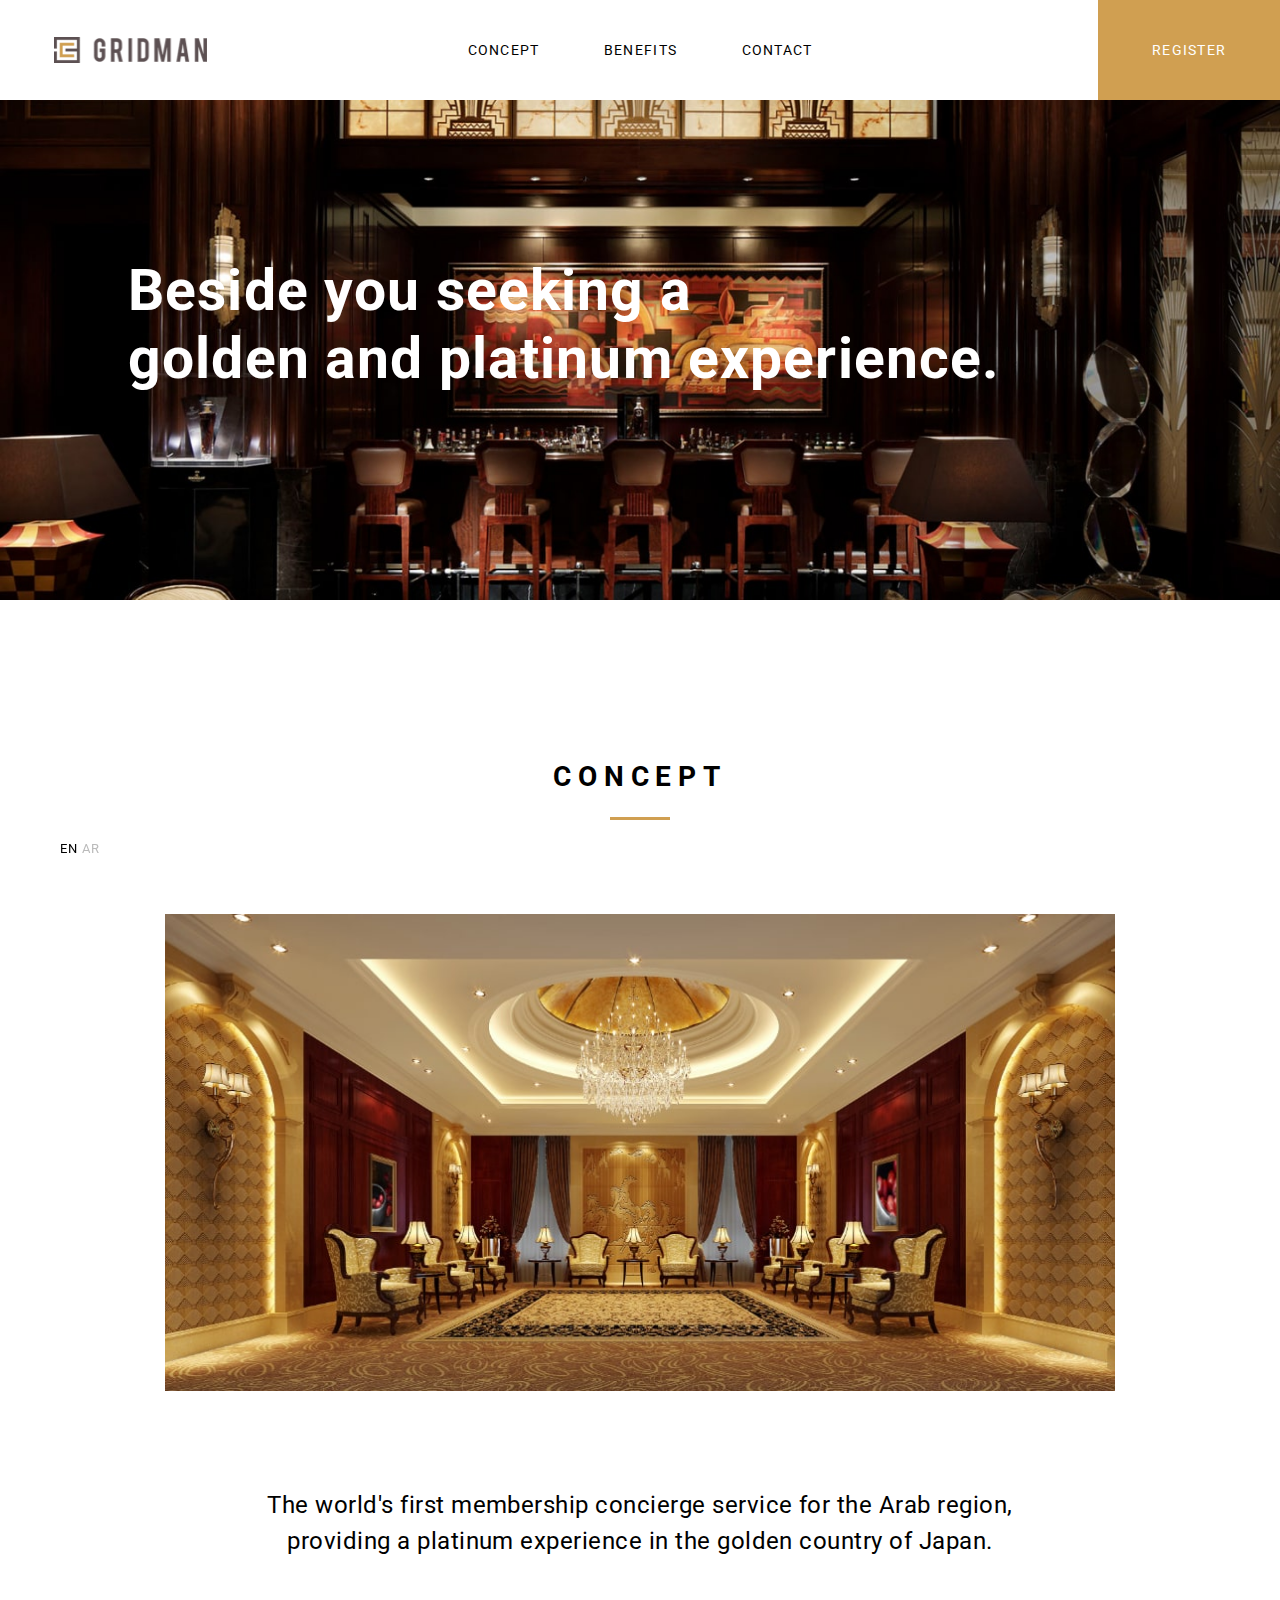
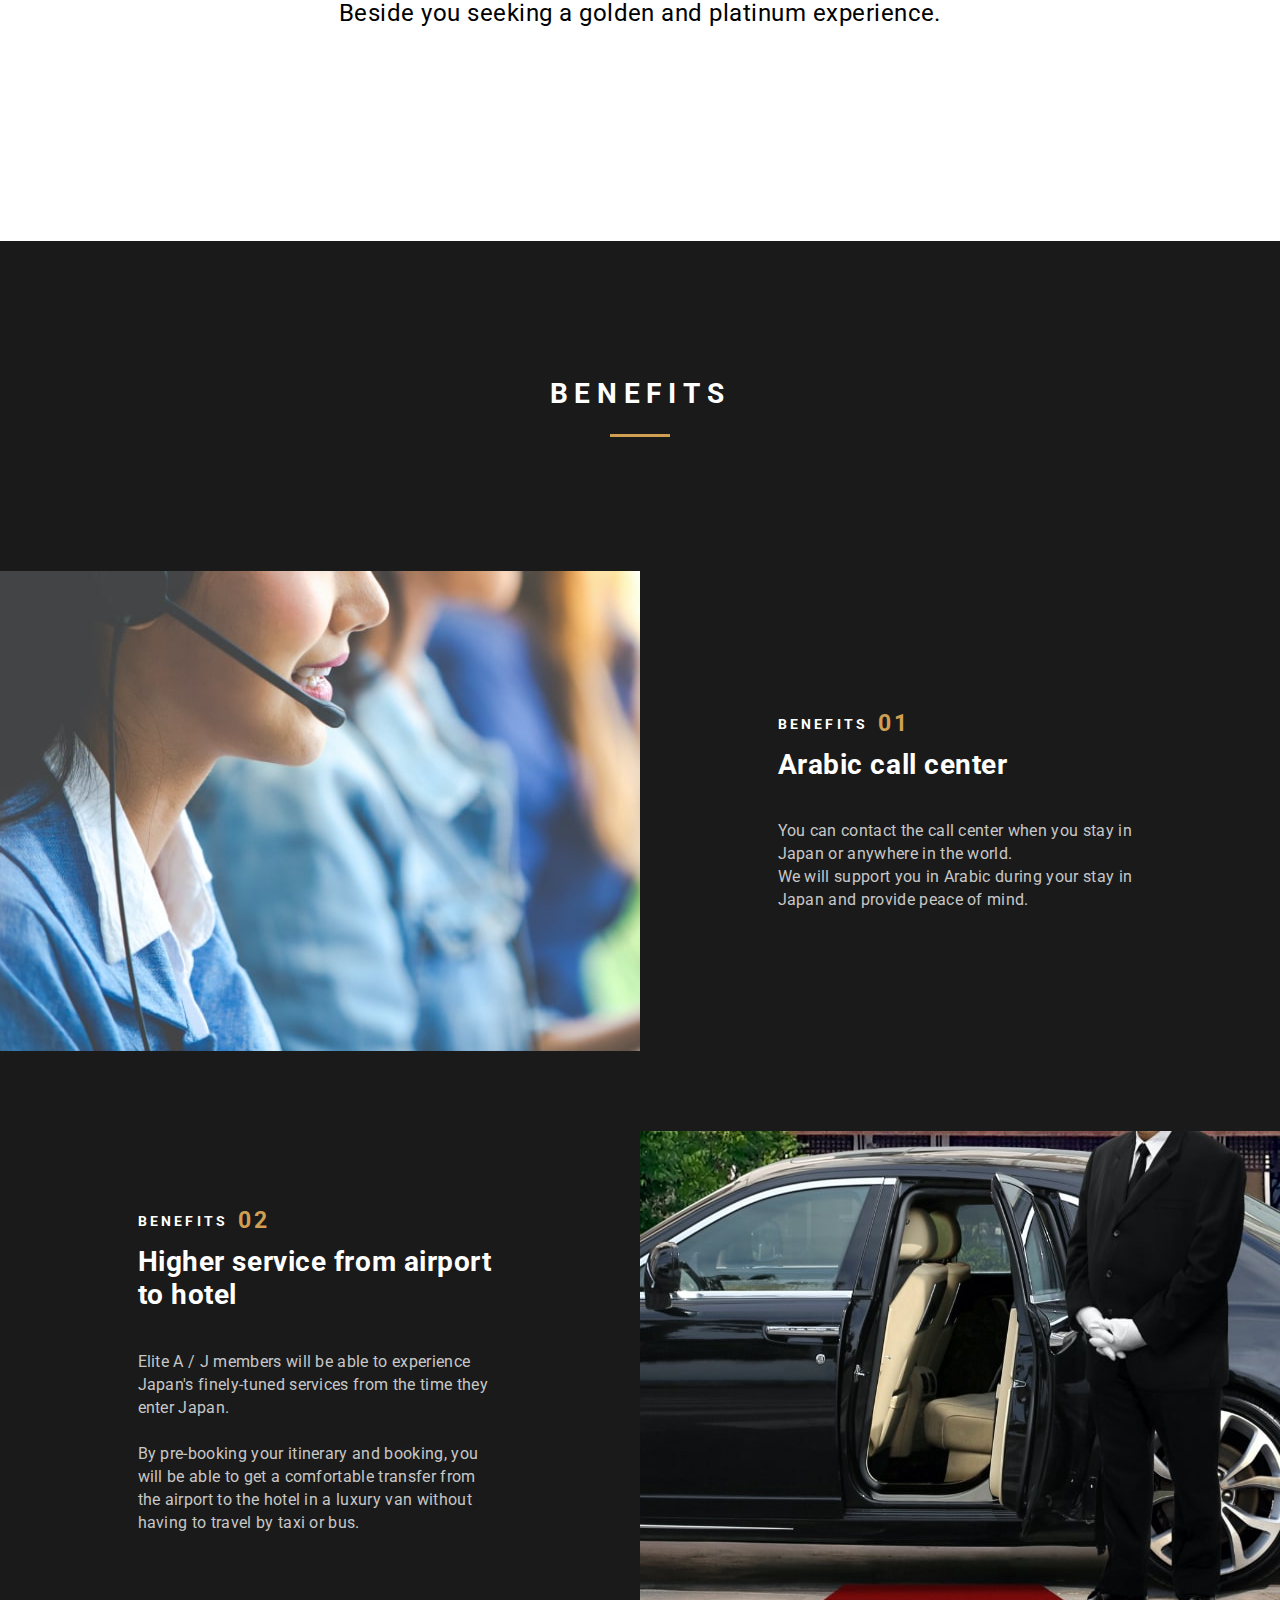
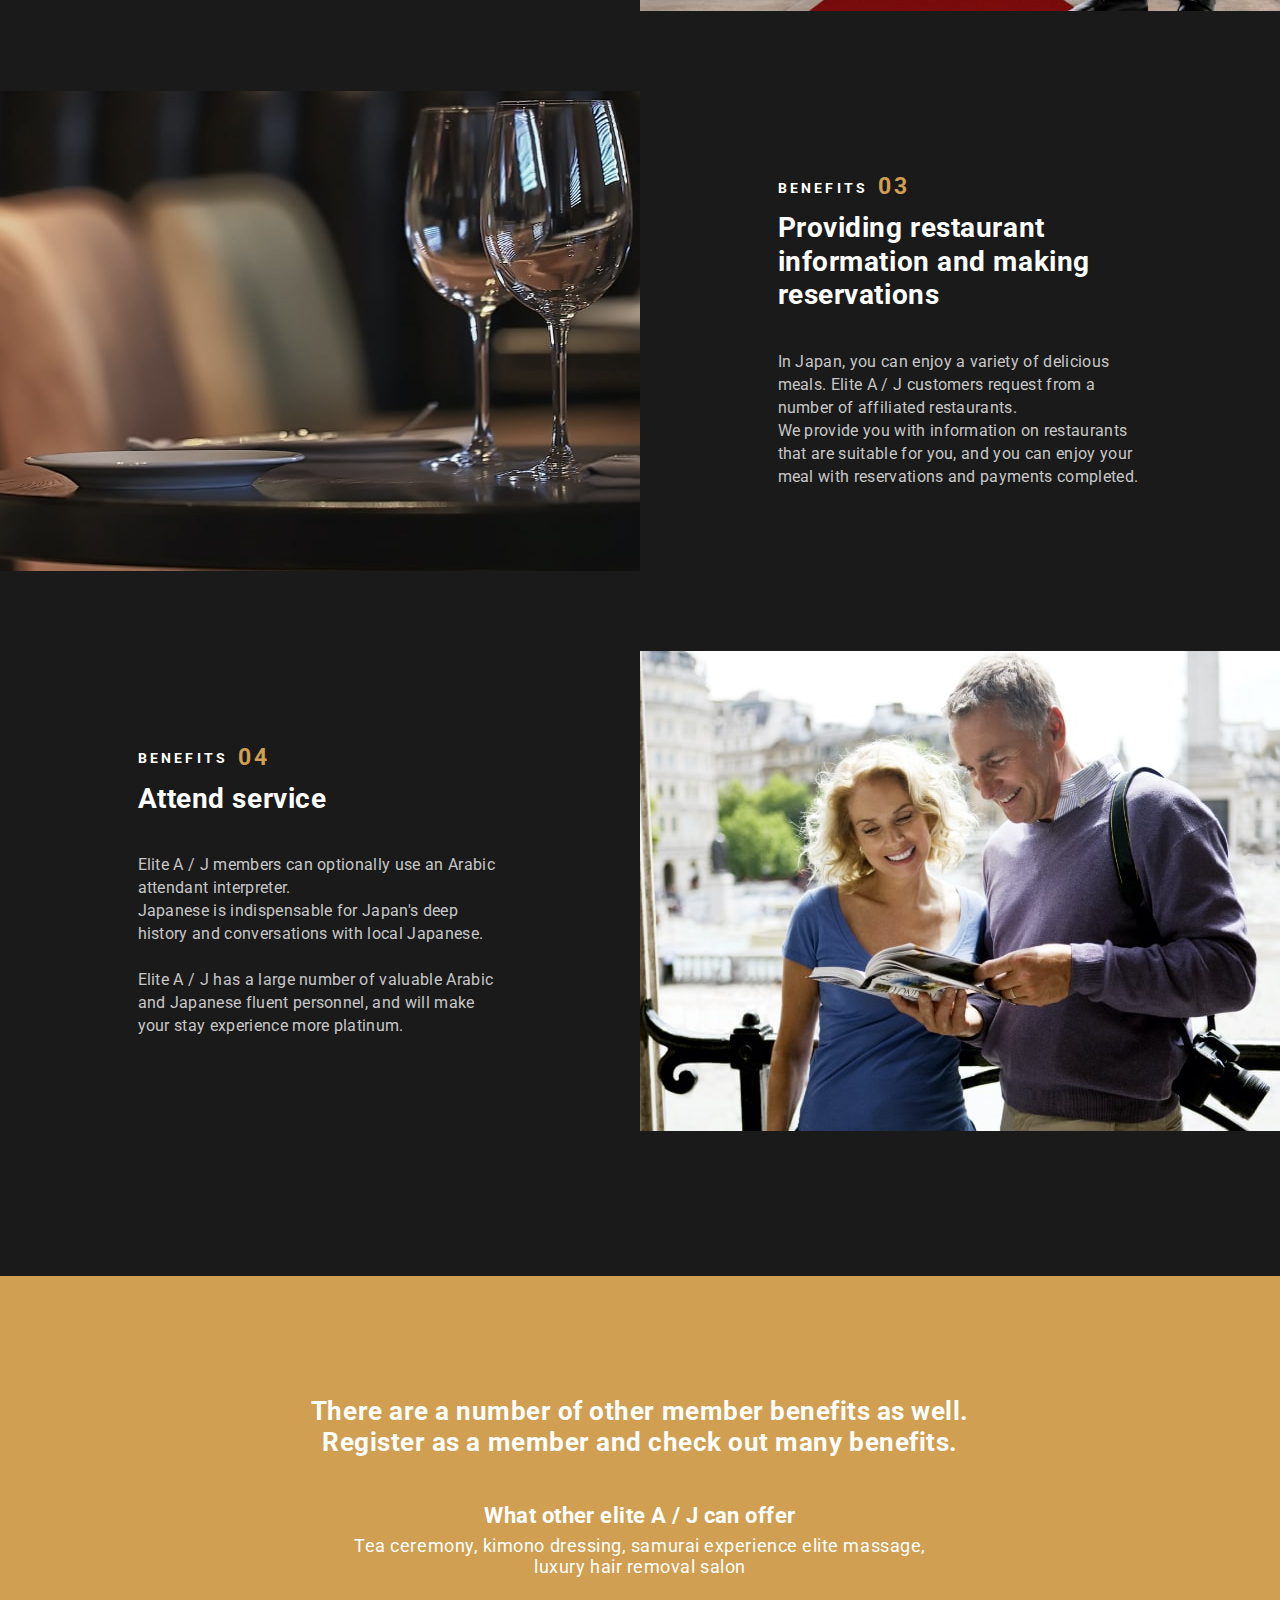
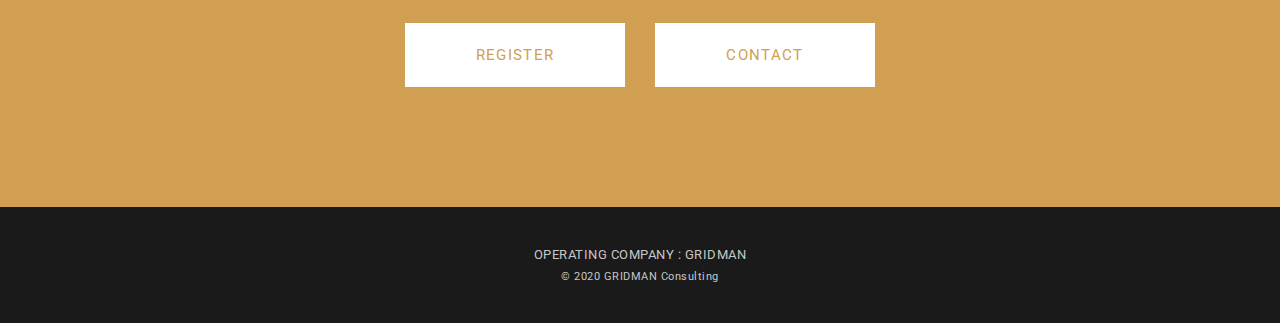
<file: index.html>
<!DOCTYPE html>
<html lang="en">

<head>
    <meta charset="UTF-8" />
    <meta name="viewport" content="width=device-width, initial-scale=1.0" />
    <title>GRIDMAN</title>
    <link rel="stylesheet" href="./css/ress.css" />
    <link rel="stylesheet" href="./css/main.css" />
    <link href="https://fonts.googleapis.com/css2?family=Roboto:wght@400;700&display=swap" rel="stylesheet">
</head>

<body>
    <header id="headder">
        <h1 class="logo_container"><a href="/"><img class="logo" src="./img/gridman_logo.png" alt="logo"></a></h1>
        <div class="menu">
            <nav class="nav">
                <ul class="nav_container">
                    <li class="nav_item"><a href="#concept">CONCEPT</a></li>
                    <li class="nav_item"><a href="#benefits">BENEFITS</a></li>
                    <li class="nav_item"><a href="#contact">CONTACT</a></li>
                </ul>
            </nav>
            <div class="header_button"><a href="/">REGISTER</a></div>
        </div>
        <p class="language">EN <a href="/">AR</a></p>
        <button class="menu-btn"></button>
    </header>
    <div id="main">
        <div class="heroarea">
            <h2 class="heroarea_text">Beside you seeking a<br>
                golden and platinum experience.
            </h2>
        </div>
        <section id="concept">
            <h3 class="section_title">CONCEPT</h3>
            <img class="concept_image" src="./img/concept_01.jpg" alt="サンプル">
            <p class="concept_text">
                The world's first membership concierge service for the Arab region, providing a platinum experience in the golden country of Japan.<br><br>Beside you seeking a golden and platinum experience.
            </p>
        </section>
        <section id="benefits">
            <h3 class="section_title">BENEFITS</h3>
            <article class="card">
                <img class="card_image" src="./img/benefits_01.jpg" alt="サンプル">
                <div class="card_description">
                    <p class="card_number">BENEFITS<span class="card_number_decoration">01</span></p>
                    <h4 class="card_headder">Arabic call center</h4>
                    <p class="card_text">You can contact the call center when you stay in Japan or anywhere in the world.<br>
                        We will support you in Arabic during your stay in Japan and provide peace of mind.</p>
                </div>
            </article>
            <article class="card">
                <img class="card_image" src="./img/benefits_02.jpg" alt="サンプル">
                <div class="card_description">
                    <p class="card_number">BENEFITS<span class="card_number_decoration">02</span></p>
                    <h4 class="card_headder">Higher service from airport to hotel</h4>
                    <p class="card_text">Elite A / J members will be able to experience Japan's finely-tuned services from the time they enter Japan.<br><br>
                        By pre-booking your itinerary and booking, you will be able to get a comfortable transfer from the airport to the hotel in a luxury van without having to travel by taxi or bus.</p>
                </div>
            </article>
            <article class="card">
                <img class="card_image" src="./img/benefits_03.jpg" alt="サンプル">
                <div class="card_description">
                    <p class="card_number">BENEFITS<span class="card_number_decoration">03</span></p>
                    <h4 class="card_headder">Providing restaurant information and making reservations</h4>
                    <p class="card_text">In Japan, you can enjoy a variety of delicious meals. Elite A / J customers request from a number of affiliated restaurants.<br>
                        We provide you with information on restaurants that are suitable for you, and you can enjoy your meal with reservations and payments completed.</p>
                </div>
            </article>
            <article class="card">
                <img class="card_image" src="./img/benefits_04.jpg" alt="サンプル">
                <div class="card_description">
                    <p class="card_number">BENEFITS<span class="card_number_decoration">04</span></p>
                    <h4 class="card_headder">Attend service</h4>
                    <p class="card_text">Elite A / J members can optionally use an Arabic attendant interpreter.<br>
                        Japanese is indispensable for Japan's deep history and conversations with local Japanese.<br><br>
                        Elite A / J has a large number of valuable Arabic and Japanese fluent personnel, and will make your stay experience more platinum.</p>
                </div>
            </article>
        </section>
        <section id="contact">
            <div class="contact_container">
                <h3 class="contact_header">There are a number of other member benefits as well.
                    Register as a member and check out many benefits.
                </h3>
                <h4 class="contact_read">What other elite A / J can offer
                </h4>
                <p class="contact_text">
                    Tea ceremony, kimono dressing, samurai experience
                    elite massage,<br> luxury hair removal salon
                </p>
                <div class="contact_button_container">
                    <div class="contact_button"><a href="/">REGISTER</a></div>
                    <div class="contact_button"><a href="/">CONTACT</a></div>
                </div>
            </div>
        </section>
        <footer id="footer">
            <p class="footer_primary">
                OPERATING COMPANY : GRIDMAN
            </p>
            <p>
                ©︎ 2020 GRIDMAN Consulting
            </p>
        </footer>
    </div>
    <script src="https://code.jquery.com/jquery-3.4.1.js" integrity="sha256-WpOohJOqMqqyKL9FccASB9O0KwACQJpFTUBLTYOVvVU=" crossorigin="anonymous"></script>
    <script src="js/main.js"></script>
</body></html>
</file>
<file: css/ress.css>
/*!
 * ress.css • v2.0.4
 * MIT License
 * github.com/filipelinhares/ress
 */

/* # =================================================================
   # Global selectors
   # ================================================================= */

html {
  box-sizing: border-box;
  -webkit-text-size-adjust: 100%; /* Prevent adjustments of font size after orientation changes in iOS */
  word-break: normal;
  -moz-tab-size: 4;
  tab-size: 4;
}

*,
::before,
::after {
  background-repeat: no-repeat; /* Set `background-repeat: no-repeat` to all elements and pseudo elements */
  box-sizing: inherit;
}

::before,
::after {
  text-decoration: inherit; /* Inherit text-decoration and vertical align to ::before and ::after pseudo elements */
  vertical-align: inherit;
}

* {
  padding: 0; /* Reset `padding` and `margin` of all elements */
  margin: 0;
}

/* # =================================================================
   # General elements
   # ================================================================= */

hr {
  overflow: visible; /* Show the overflow in Edge and IE */
  height: 0; /* Add the correct box sizing in Firefox */
}

details,
main {
  display: block; /* Render the `main` element consistently in IE. */
}

summary {
  display: list-item; /* Add the correct display in all browsers */
}

small {
  font-size: 80%; /* Set font-size to 80% in `small` elements */
}

[hidden] {
  display: none; /* Add the correct display in IE */
}

abbr[title] {
  border-bottom: none; /* Remove the bottom border in Chrome 57 */
  /* Add the correct text decoration in Chrome, Edge, IE, Opera, and Safari */
  text-decoration: underline;
  text-decoration: underline dotted;
}

a {
  background-color: transparent; /* Remove the gray background on active links in IE 10 */
}

a:active,
a:hover {
  outline-width: 0; /* Remove the outline when hovering in all browsers */
}

code,
kbd,
pre,
samp {
  font-family: monospace, monospace; /* Specify the font family of code elements */
}

pre {
  font-size: 1em; /* Correct the odd `em` font sizing in all browsers */
}

b,
strong {
  font-weight: bolder; /* Add the correct font weight in Chrome, Edge, and Safari */
}

/* https://gist.github.com/unruthless/413930 */
sub,
sup {
  font-size: 75%;
  line-height: 0;
  position: relative;
  vertical-align: baseline;
}

sub {
  bottom: -0.25em;
}

sup {
  top: -0.5em;
}

/* # =================================================================
   # Forms
   # ================================================================= */

input {
  border-radius: 0;
}

/* Replace pointer cursor in disabled elements */
[disabled] {
  cursor: default;
}

[type="number"]::-webkit-inner-spin-button,
[type="number"]::-webkit-outer-spin-button {
  height: auto; /* Correct the cursor style of increment and decrement buttons in Chrome */
}

[type="search"] {
  -webkit-appearance: textfield; /* Correct the odd appearance in Chrome and Safari */
  outline-offset: -2px; /* Correct the outline style in Safari */
}

[type="search"]::-webkit-search-decoration {
  -webkit-appearance: none; /* Remove the inner padding in Chrome and Safari on macOS */
}

textarea {
  overflow: auto; /* Internet Explorer 11+ */
  resize: vertical; /* Specify textarea resizability */
}

button,
input,
optgroup,
select,
textarea {
  font: inherit; /* Specify font inheritance of form elements */
}

optgroup {
  font-weight: bold; /* Restore the font weight unset by the previous rule */
}

button {
  overflow: visible; /* Address `overflow` set to `hidden` in IE 8/9/10/11 */
}

button,
select {
  text-transform: none; /* Firefox 40+, Internet Explorer 11- */
}

/* Apply cursor pointer to button elements */
button,
[type="button"],
[type="reset"],
[type="submit"],
[role="button"] {
  cursor: pointer;
  color: inherit;
}

/* Remove inner padding and border in Firefox 4+ */
button::-moz-focus-inner,
[type="button"]::-moz-focus-inner,
[type="reset"]::-moz-focus-inner,
[type="submit"]::-moz-focus-inner {
  border-style: none;
  padding: 0;
}

/* Replace focus style removed in the border reset above */
button:-moz-focusring,
[type="button"]::-moz-focus-inner,
[type="reset"]::-moz-focus-inner,
[type="submit"]::-moz-focus-inner {
  outline: 1px dotted ButtonText;
}

button,
html [type="button"], /* Prevent a WebKit bug where (2) destroys native `audio` and `video`controls in Android 4 */
[type="reset"],
[type="submit"] {
  -webkit-appearance: button; /* Correct the inability to style clickable types in iOS */
}

/* Remove the default button styling in all browsers */
button,
input,
select,
textarea {
  background-color: transparent;
  border-style: none;
}

/* Style select like a standard input */
select {
  -moz-appearance: none; /* Firefox 36+ */
  -webkit-appearance: none; /* Chrome 41+ */
}

select::-ms-expand {
  display: none; /* Internet Explorer 11+ */
}

select::-ms-value {
  color: currentColor; /* Internet Explorer 11+ */
}

legend {
  border: 0; /* Correct `color` not being inherited in IE 8/9/10/11 */
  color: inherit; /* Correct the color inheritance from `fieldset` elements in IE */
  display: table; /* Correct the text wrapping in Edge and IE */
  max-width: 100%; /* Correct the text wrapping in Edge and IE */
  white-space: normal; /* Correct the text wrapping in Edge and IE */
  max-width: 100%; /* Correct the text wrapping in Edge 18- and IE */
}

::-webkit-file-upload-button {
  /* Correct the inability to style clickable types in iOS and Safari */
  -webkit-appearance: button;
  color: inherit;
  font: inherit; /* Change font properties to `inherit` in Chrome and Safari */
}

/* # =================================================================
   # Specify media element style
   # ================================================================= */

img {
  border-style: none; /* Remove border when inside `a` element in IE 8/9/10 */
}

/* Add the correct vertical alignment in Chrome, Firefox, and Opera */
progress {
  vertical-align: baseline;
}

svg:not([fill]) {
  fill: currentColor;
}

/* # =================================================================
   # Accessibility
   # ================================================================= */

/* Hide content from screens but not screenreaders */
@media screen {
  [hidden~="screen"] {
    display: inherit;
  }
  [hidden~="screen"]:not(:active):not(:focus):not(:target) {
    position: absolute !important;
    clip: rect(0 0 0 0) !important;
  }
}

/* Specify the progress cursor of updating elements */
[aria-busy="true"] {
  cursor: progress;
}

/* Specify the pointer cursor of trigger elements */
[aria-controls] {
  cursor: pointer;
}

/* Specify the unstyled cursor of disabled, not-editable, or otherwise inoperable elements */
[aria-disabled] {
  cursor: default;
}
</file>
<file: css/main.css>
html {
    font-size: 62.5%;
    font-family: 'Roboto', sans-serif;
}

/*----------------------------------------------------------------------------------*
PCサイズ
*----------------------------------------------------------------------------------*/

/*ヘッダー---------------------------*/

#headder {
    background-color: #fff;
    width: 100%;
    height: 10rem;
    display: flex;
    align-items: center;
    justify-content: space-between;
    position: relative;
    position: sticky;
    top: 0;
    z-index: 99;
}

#headder a {
    text-decoration: none;
}

.logo_container {
    padding: 0 4.2vw;
    max-width: 27.4rem;
    min-width: 18.2rem;
    height: 100%;
    display: flex;
    align-items: center;
    justify-content: center;
}

.logo {
    display: #1A1A1A;
    width: 12vw;
    min-width: 12.2rem;
    max-width: 15.4rem;
    vertical-align: middle;
}

.menu {
    height: inherit;
}

.nav_container {
    height: inherit;
    display: flex;
    justify-content: space-between;
    align-items: center;
}

.nav {
    height: 100%;
    width: 40vw;
    max-width: 34.5rem;
    font-size: 1.4rem;
    letter-spacing: 0.09em;
    position: absolute;
    left: 50%;
    transform: translate(-50%, 0);
    ;
}

.nav_item {
    height: 100%;
    list-style: none;
    position: relative;
}

.nav_item a {
    color: black;
    height: 100%;
    display: flex;
    align-items: center;
    justify-content: center
}

.nav_item::after {
    content: '';
    display: block;
    background: #D09F51;
    height: 3px;
    width: 100%;
    margin: 1.6rem auto 0;
    position: absolute;
    bottom: 0;
    transform: scale(0, 1);
    transform-origin: right top;
    transition: transform .3s;
}

.nav_item:hover::after {
    transform-origin: left top;
    transform: scale(1, 1);
}

.menu-btn {
    display: none;
}


.header_button {
    height: 100%;
    font-size: 1.4rem;
    letter-spacing: 0.09em;
    max-width: 21rem;
}

.header_button a {
    background-color: #D09F51;
    color: #fff;
    padding: 0 4.2vw;
    height: 100%;
    display: flex;
    align-items: center;
    justify-content: center;
}

.header_button a:hover {
    background-color: #fff;
    color: #D09F51;
    filter: drop-shadow(0 0 10px #D09F51);
    transition: all .5s ease-in-out;
}

.language {
    position: fixed;
    bottom: 4.4rem;
    left: 6rem;
    font-size: 1.3rem;
    letter-spacing: 0.07em;
    filter: drop-shadow(0 0 5px #fff);
}

#headder .language a {
    color: #BABABA;
}

#headder .language a:hover {
    color: #D09F51;
    text-shadow:
        #BABABA 0 0 20px,
        #BABABA 0 0 20px,
        #BABABA 0 0 20px,
        #BABABA 0 0 20px;
    transition: all .5s ease-in-out;
}


/*ヒーローエリア---------------------------*/

.heroarea {
    width: 100vw;
    height: 50rem;
    background-image: url(../img/hero_01.jpg);
    background-size: cover;
    background-position: center;
    position: relative;
    display: flex;
    align-items: center
}

.heroarea_text {
    color: #fff;
    font-size: 5.7rem;
    line-height: 1.2;
    letter-spacing: 0.02em;
    padding: 0 10vw;
    position: relative;
    top: -5%;
}


/*セクションの共通設定---------------------------*/

.section_title {
    height: 6.4rem;
    font-size: 2.8rem;
    text-align: center;
    letter-spacing: 0.24em;
    margin-bottom: 9rem;
}

.section_title::after {
    content: '';
    display: block;
    background: #D09F51;
    height: 3px;
    width: 6rem;
    margin: 2.4rem auto 0;
}


/*コンセプト---------------------------*/

#concept {
    padding: 16rem 0 21rem;
}

.concept_image {
    width: calc(100% - 6rem);
    max-width: 95rem;
    margin: 0 auto;
    display: block;
    margin-bottom: 9.6rem;
}

.concept_text {
    width: calc(100% - 6rem);
    max-width: 75rem;
    font-size: 2.4rem;
    letter-spacing: 0.02em;
    line-height: 1.5;
    text-align: center;
    margin: 0 auto;
}


/*ベネフィット---------------------------*/

#benefits {
    background-color: #1A1A1A;
    color: #fff;
    padding: 13.6rem 0 14.5rem;
}

#benefits .section_title {
    margin-bottom: 13rem;
}

.card {
    display: flex;
    align-items: center;
    margin-bottom: 8rem;
    max-width: 160rem;
    margin: 0 auto 8rem;
}

.card:last-child {
    margin-bottom: 0;
}

.card:nth-child(odd) {
    flex-flow: row-reverse;
}

.card_image {
    width: 50%;
    height: 48rem;
    object-fit: cover;
}

.card_description {
    width: 100%;
    max-width: calc(36.5rem + 6rem);
    height: auto;
    margin: 0 auto;
    padding: 3rem
}

.card_number {
    font-size: 1.4rem;
    font-weight: 700;
    letter-spacing: 0.23em;
    margin-bottom: 1rem;
    display: flex;
    align-items: center;
}

.card_number_decoration {
    font-weight: 700;
    font-size: 2.3rem;
    color: #D09F51;
    margin-left: 1rem;
    position: relative;
    top: -1px;
}

.card_headder {
    font-size: 2.8rem;
    letter-spacing: 0.02em;
    line-height: 1.2;
    margin-bottom: 3.8rem;
}

.card_text {
    color: #C7C7C7;
    font-size: 1.6rem;
    letter-spacing: 0.02em;
    line-height: 1.44;
}


/*コンタクト---------------------------*/

#contact {
    background-color: #D09F51;
    color: #fff;
    padding: 12rem 0;
}

.contact_container {
    width: calc(100% - 6rem);
    max-width: 66rem;
    text-align: center;
    margin: 0 auto;
    justify-content: center;
    align-items: center;
}

.contact_header {
    font-size: 2.6rem;
    letter-spacing: 0.02em;
    line-height: 1.2;
    margin-bottom: 4.5rem;
}

.contact_read {
    font-size: 2.2rem;
    letter-spacing: 0.02em;
    margin-bottom: .8rem;
}

.contact_text {
    font-size: 1.8rem;
    letter-spacing: 0.03em;
    line-height: 1.16;
    margin-bottom: 4.5rem;
}

.contact_button_container {
    display: flex;
    justify-content: center;
}

.contact_button {
    color: #D09F51;
    background-color: #fff;
    font-size: 1.5rem;
    letter-spacing: 0.09em;
    width: 100%;
    max-width: 22rem;
    margin-right: 3rem;
}

.contact_button a {
    color: inherit;
    height: 6.4rem;
    display: flex;
    align-items: center;
    justify-content: center;
    text-decoration: none;
}

.contact_button:hover {
    color: #fff;
    background-color: #D09F51;
    filter: drop-shadow(0 0 10px #fff);
    transition: all .5s ease-in-out;
}

.contact_button:nth-child(2) {
    margin-right: 0;
}


/*フッター---------------------------*/

#footer {
    background-color: #1A1A1A;
    color: #C7C7C7;
    font-size: 1.1rem;
    letter-spacing: 0.046em;
    padding: 4rem 0;
    text-align: center;
}

.footer_primary {
    font-size: 1.3rem;
    margin-bottom: 0.8rem;
}


/*----------------------------------------------------------------------------------*
SPサイズ メディアクエリ
*----------------------------------------------------------------------------------*/
@media screen and (max-width:768px) {


    /*ヘッダー---------------------------*/

    #headder {
        height: 6.6rem;
    }


    /*----------------------------------------------------------*
    ▼ここからハンバーガーメニュー▼
*----------------------------------------------------------*/

    /*メニュー開閉ボタン---------------------------*/

    .menu-btn {
        background-image: url(../img/menu.svg);
        position: relative;
        right: 3rem;
        z-index: 1;
        width: 2.5rem;
        height: 1.2rem;
        display: none;
        justify-content: center;
        align-items: center;
        transition: all .4s linear;
    }

    .menu-btn.active {
        z-index: 3;
        background-image: url(../img/close.svg);
        position: relative;
        right: 3.25rem;
        width: 2rem;
        height: 2rem;
        transition: all .4s linear;
    }


    /*メニュー本体---------------------------*/

    .menu {
        position: fixed;
        top: 0;
        right: 0;
        z-index: 2;
        width: 100vw;
        height: 100vh;
        display: flex;
        flex-direction: column;
        align-items: center;
        justify-content: center;
        background: #1A1A1A;
    }


    /*アニメーション部分---------------------------*/

    .menu {
        transform: translateX(100vw);
        transition: all .3s linear;
    }

    .menu.active {
        transform: translateX(0);
    }


    /*ハンバーガーアイコン表示切り替え---------------------------*/

    .menu-btn {
        display: block;
    }


    /*ドロワーの中身---------------------------*/

    .nav_container {
        display: flex;
        justify-content: space-between;
        flex-direction: column;
        margin-bottom: 2rem;
    }

    .nav {
        height: auto;
        width: auto;
        max-width: none;
        font-size: 2.1rem;
        position: relative;
        left: 0;
        transform: translate(0%, 0);
    }

    .nav_item {
        width: 10.5rem;
        margin-bottom: 5.4rem;
    }

    .nav_item a {
        color: #fff;
        height: inherit;
        display: flex;
        align-items: center;
        justify-content: center
    }

    .nav_item::after {
        content: '';
        display: block;
        background: #D09F51;
        height: 3px;
        width: 100%;
        margin: 1.6rem auto 0;
        position: absolute;
        bottom: -.7rem;
        transform: scale(0, 1);
        transform-origin: right top;
        transition: transform .3s;
    }

    .nav_item:hover::after {
        transform-origin: left top;
        transform: scale(1, 1);
    }

    .header_button {
        height: auto;
    }

    .header_button a {
        font-size: 1.5rem;
        padding: 2.2rem 7rem;
    }

    /*----------------------------------------------------------*
    ▼ここまでハンバーガーメニュー▼
*----------------------------------------------------------*/


    /*言語リンク---------------------------*/

    .language {
        position: absolute;
        bottom: auto;
        left: auto;
        right: 24%;
    }


    /*ヒーローエリア---------------------------*/

    .heroarea {
        height: 44rem;
    }

    .heroarea_text {
        font-size: 3.1rem;
        padding: 3rem;
        position: relative;
        top: -10%;
    }


    /*セクションの共通部分SP---------------------------*/

    .section_title {
        height: 4.4rem;
        font-size: 1.9rem;
        margin-bottom: 5.3rem;
    }

    .section_title::after {
        width: 4rem;
        margin: 1.6rem auto 0;
    }


    /*コンセプトSP---------------------------*/

    #concept {
        padding: 8.6rem 0;
    }

    .concept_image {
        margin-bottom: 4.3rem;
    }

    .concept_text {
        font-size: 1.7rem;
    }


    /*ベネフィットSP---------------------------*/

    #benefits {
        padding: 8.6rem 0;
    }

    #benefits .section_title {
        margin-bottom: 5.3rem;
    }

    .card {
        flex-direction: column;
        padding: 0 3rem;
        margin-bottom: 5rem;
    }

    .card:nth-child(odd) {
        flex-flow: column;
    }

    .card_image {
        width: 100%;
        height: auto;
        object-fit: cover;
        margin-bottom: 2.8rem;
    }

    .card_description {
        width: 100%;
        max-width: 100%;
        padding: 0;
    }

    .card_number {
        font-size: 1.2rem;
        margin-bottom: 1rem;
    }

    .card_number_decoration {
        font-size: 2rem;
        color: #D09F51;
        margin-left: .8rem;
        position: relative;
        top: -1px;
    }

    .card_headder {
        font-size: 1.9rem;
        margin-bottom: 2rem;
    }

    .card_text {
        font-size: 1.3rem;
    }


    /*コンタクトSP---------------------------*/

    #contact {
        padding: 8.6rem 0;
    }

    .contact_container {
        display: flex;
        flex-direction: column;
    }

    .contact_header {
        font-size: 1.7rem;
        margin-bottom: 1.2rem;
    }

    .contact_text {
        font-size: 1.4em;
        margin-bottom: 4rem;
    }

    .contact_read {
        font-size: 2.2rem;
        letter-spacing: 0.02em;
        margin-bottom: .8rem;
    }

    .contact_button_container {
        flex-direction: column;
    }

    .contact_button {
        font-size: 1. 4rem;
        width: 18rem;
        margin-right: auto;
        margin-bottom: 2rem;
    }

    .contact_button:nth-child(2) {
        margin-bottom: 0;
    }

    .contact_button a {
        height: 5rem;
    }


    /*フッターSP---------------------------*/

    #footer {
        font-size: 1.1rem;
        padding: 3.2rem 0;
    }

    .footer_primary {
        font-size: 1.2rem;
        margin-bottom: 0.6rem;
    }

}
</file>
